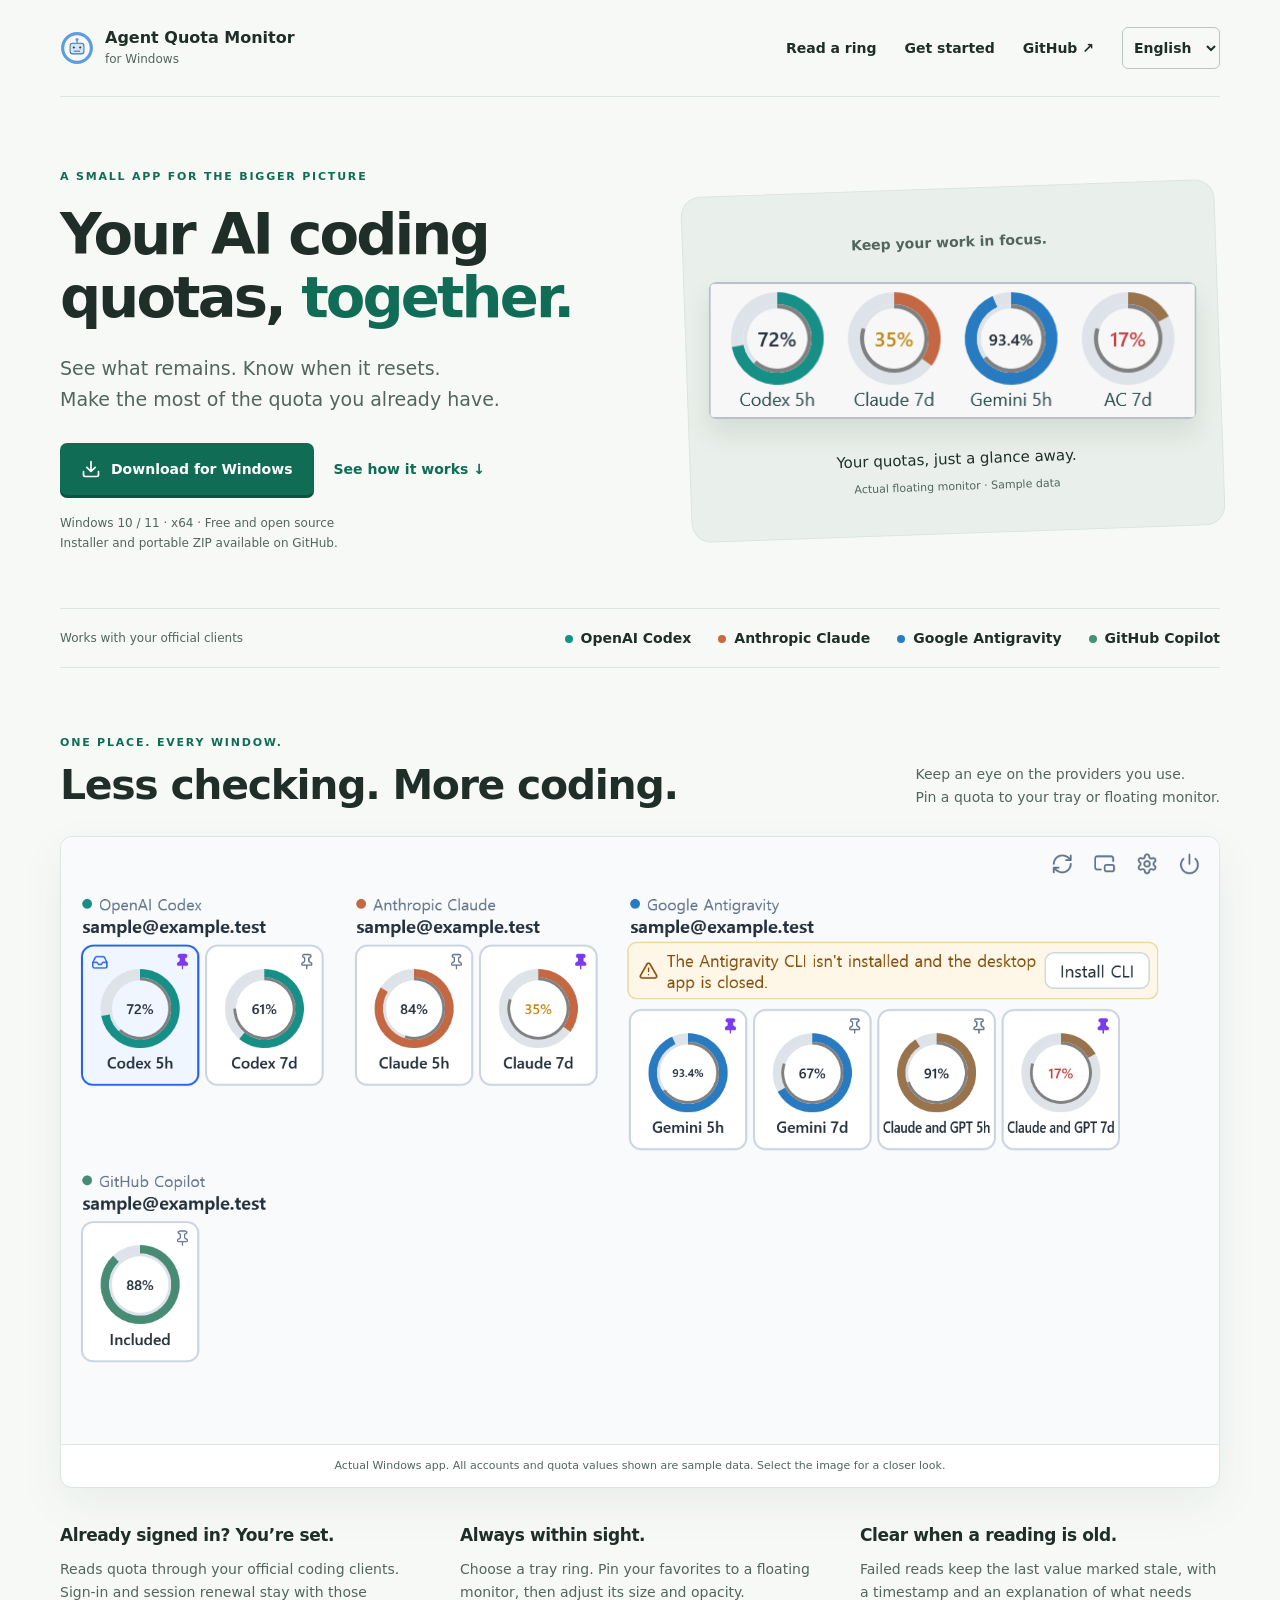
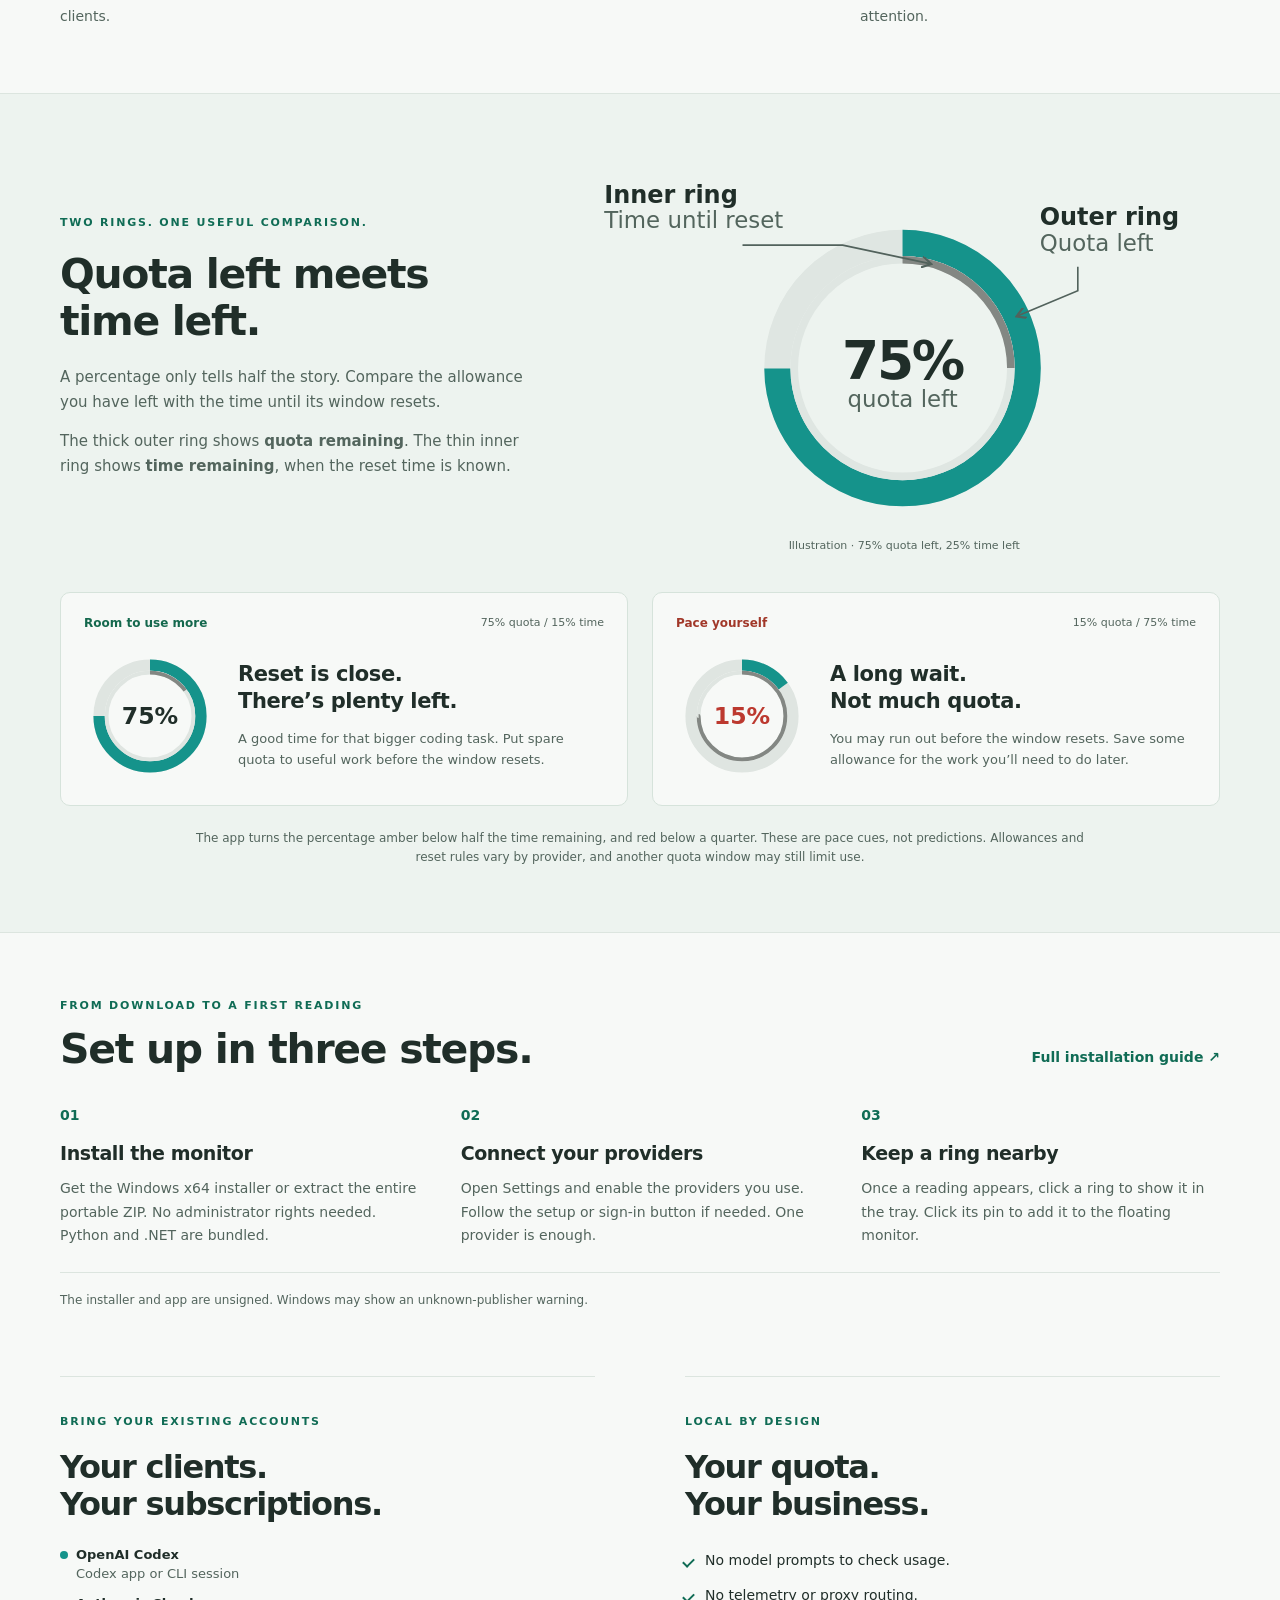
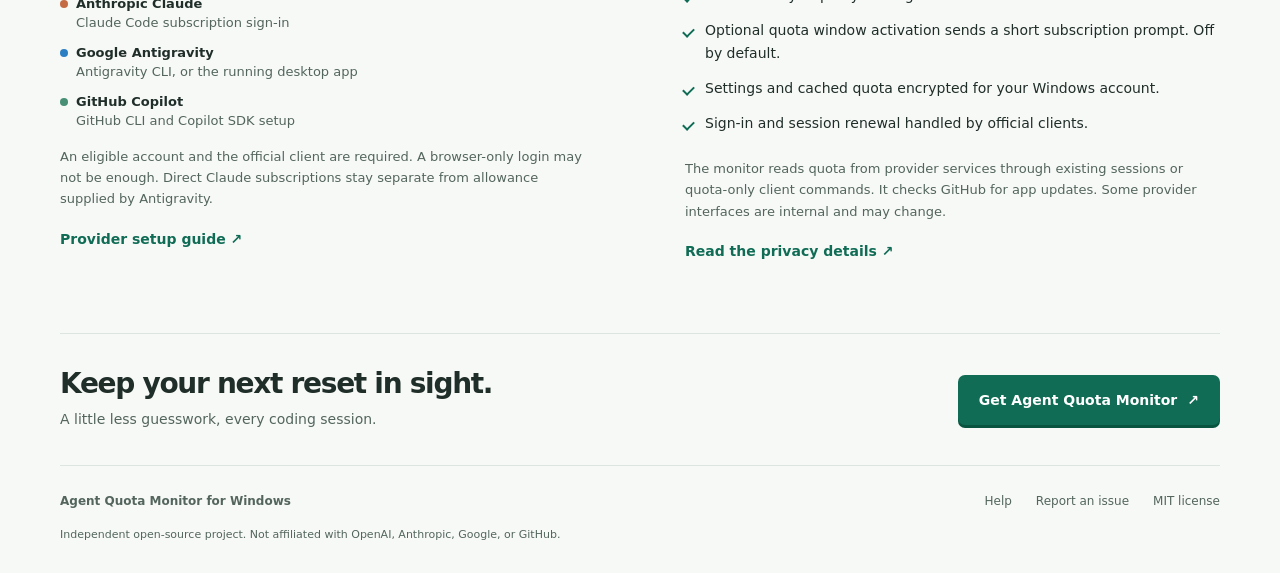
<file: site/index.html>
<!doctype html>
<html lang="en">
<head>
  <meta charset="utf-8">
  <meta name="viewport" content="width=device-width, initial-scale=1">
  <meta name="theme-color" content="#f7f9f7">
  <title>Agent Quota Monitor for Windows | Keep your AI coding quotas in view</title>
  <meta name="description" content="See Codex, Claude, Antigravity, and Copilot quotas in one Windows tray app. Compare quota left with time until reset, and keep a floating monitor beside your work.">
  <link rel="canonical" href="https://ahn-lab.org/agent-quota-monitor-windows/">
  <meta property="og:type" content="website">
  <meta property="og:title" content="Agent Quota Monitor for Windows">
  <meta property="og:description" content="Your AI coding quotas, together. Know what remains, when it resets, and whether your usage is ahead of pace.">
  <meta property="og:url" content="https://ahn-lab.org/agent-quota-monitor-windows/">
  <link rel="icon" type="image/svg+xml" href="favicon.svg">
  <link rel="stylesheet" href="style.css">
  <script type="module" src="language.js"></script>
</head>
<body>
  <!-- The Lucide download icon is ISC licensed. See NOTICE.txt. -->
  <a class="skip-link" href="#main">Skip to content</a>
  <header class="site-header wrap">
    <a class="brand" href="#" aria-label="Agent Quota Monitor home"><img src="favicon.svg" width="34" height="34" alt=""><span>Agent Quota Monitor<span class="brand-platform">for Windows</span></span></a>
    <nav aria-label="Main navigation"><a href="#read-a-ring">Read a ring</a><a href="#setup">Get started</a><a href="https://github.com/mahlernim/agent-quota-monitor-windows">GitHub <span aria-hidden="true">↗</span></a><label class="language-control" hidden><span class="visually-hidden">Language</span><select id="language" aria-label="Language"><option value="en" lang="en">English</option><option value="ko" lang="ko">한국어</option><option value="ja" lang="ja">日本語</option><option value="es" lang="es">Español</option></select></label></nav>
  </header>
  <main id="main">
    <section class="hero wrap" aria-labelledby="headline">
      <div class="hero-copy">
        <p class="eyebrow">A small app for the bigger picture</p>
        <h1 id="headline">Your AI coding<br>quotas, <em>together.</em></h1>
        <p class="intro">See what remains. Know when it resets.<br>Make the most of the quota you already have.</p>
        <div class="actions"><a class="button primary" href="https://github.com/mahlernim/agent-quota-monitor-windows/releases/latest"><svg viewBox="0 0 24 24" width="20" height="20" fill="none" stroke="currentColor" stroke-width="2" stroke-linecap="round" stroke-linejoin="round" aria-hidden="true"><path d="M21 15v4a2 2 0 0 1-2 2H5a2 2 0 0 1-2-2v-4M7 10l5 5 5-5M12 15V3"/></svg>Download for Windows</a><a class="text-link" href="#read-a-ring">See how it works <span aria-hidden="true">↓</span></a></div>
        <p class="download-note">Windows 10 / 11 · x64 · Free and open source<br>Installer and portable ZIP available on GitHub.</p>
      </div>
      <figure class="floating-preview">
        <span class="preview-kicker">Keep your work in focus.</span>
        <img src="images/floating-monitor.png" width="484" height="136" alt="Floating monitor with four pinned sample quota rings, showing 72%, 35%, 93.4%, and 17% remaining.">
        <figcaption>Your quotas, just a glance away.<br><span>Actual floating monitor · Sample data</span></figcaption>
      </figure>
    </section>
    <div class="provider-strip wrap" aria-label="Supported providers"><span>Works with your official clients</span><ul><li><i class="dot codex"></i>OpenAI Codex</li><li><i class="dot claude"></i>Anthropic Claude</li><li><i class="dot antigravity"></i>Google Antigravity</li><li><i class="dot copilot"></i>GitHub Copilot</li></ul></div>
    <section class="overview wrap" aria-labelledby="overview-title">
      <div class="section-heading"><div><p class="eyebrow">One place. Every window.</p><h2 id="overview-title">Less checking. More coding.</h2></div><p>Keep an eye on the providers you use.<br>Pin a quota to your tray or floating monitor.</p></div>
      <figure class="app-preview"><a href="images/main-window.png" aria-label="View the main window screenshot at full size"><img src="images/main-window.png" width="1640" height="860" alt="Agent Quota Monitor main window grouping quota rings by Codex, Claude, Antigravity, and Copilot, with a setup message beneath Antigravity." loading="lazy"></a><figcaption>Actual Windows app. All accounts and quota values shown are sample data. Select the image for a closer look.</figcaption></figure>
      <div class="benefits"><div><h3>Already signed in? You’re set.</h3><p>Reads quota through your official coding clients. Sign-in and session renewal stay with those clients.</p></div><div><h3>Always within sight.</h3><p>Choose a tray ring. Pin your favorites to a floating monitor, then adjust its size and opacity.</p></div><div><h3>Clear when a reading is old.</h3><p>Failed reads keep the last value marked stale, with a timestamp and an explanation of what needs attention.</p></div></div>
    </section>
    <section class="ring-section" id="read-a-ring" aria-labelledby="ring-title">
      <div class="wrap">
        <div class="ring-intro"><div><p class="eyebrow">Two rings. One useful comparison.</p><h2 id="ring-title">Quota left meets <br>time left.</h2><p>A percentage only tells half the story. Compare the allowance you have left with the time until its window resets.</p><p>The thick outer ring shows <strong>quota remaining</strong>. The thin inner ring shows <strong>time remaining</strong>, when the reset time is known.</p></div>
          <figure class="ring-closeup"><svg viewBox="0 0 580 350" role="img" aria-labelledby="ring-svg-title ring-svg-desc"><title id="ring-svg-title">Close-up of a quota ring, with two labeled arrows</title><desc id="ring-svg-desc">An arrow points to the thick teal outer ring, showing 75 percent quota remaining. A second arrow points to the thin gray inner ring, showing 25 percent of the window remaining.</desc><defs><marker id="arrow" markerWidth="7" markerHeight="7" refX="5" refY="3.5" orient="auto"><path d="M0 0 6 3.5 0 7" fill="none" stroke="#52625c" stroke-width="1.3"/></marker></defs><circle cx="288" cy="193" r="115" fill="none" stroke="#dfe6e2" stroke-width="24"/><circle cx="288" cy="193" r="115" fill="none" stroke="#15938b" stroke-width="24" pathLength="100" stroke-dasharray="75 100" transform="rotate(-90 288 193)"/><circle cx="288" cy="193" r="99.5" fill="none" stroke="#dfe6e2" stroke-width="7"/><circle cx="288" cy="193" r="99.5" fill="none" stroke="#838783" stroke-width="7" pathLength="100" stroke-dasharray="25 100" transform="rotate(-90 288 193)"/><text x="288" y="203" text-anchor="middle" class="svg-value">75%</text><text x="288" y="229" text-anchor="middle" class="svg-caption">quota left</text><text x="14" y="41" class="svg-label">Inner ring</text><text x="14" y="64" class="svg-caption">Time until reset</text><path d="M141 80H233L313 97" fill="none" stroke="#52625c" stroke-width="1.5" marker-end="url(#arrow)"/><text x="414" y="62" class="svg-label">Outer ring</text><text x="414" y="85" class="svg-caption">Quota left</text><path d="M449 100V122L394 145" fill="none" stroke="#52625c" stroke-width="1.5" marker-end="url(#arrow)"/></svg><figcaption>Illustration · 75% quota left, 25% time left</figcaption></figure>
        </div>
        <div class="scenarios">
          <article class="scenario spare"><div class="scenario-top"><span class="scenario-label">Room to use more</span><span class="ratio">75% quota / 15% time</span></div><div class="scenario-body"><svg viewBox="0 0 140 140" role="img" aria-label="75 percent quota and 15 percent time remaining"><circle cx="70" cy="70" r="54" class="ring-track" stroke-width="12"/><circle cx="70" cy="70" r="54" fill="none" stroke="#15938b" stroke-width="12" pathLength="100" stroke-dasharray="75 100" transform="rotate(-90 70 70)"/><circle cx="70" cy="70" r="46" class="ring-track" stroke-width="4"/><circle cx="70" cy="70" r="46" fill="none" stroke="#838783" stroke-width="4" pathLength="100" stroke-dasharray="15 100" transform="rotate(-90 70 70)"/><text x="70" y="78" text-anchor="middle" class="small-value">75%</text></svg><div><h3>Reset is close.<br>There’s plenty left.</h3><p>A good time for that bigger coding task. Put spare quota to useful work before the window resets.</p></div></div></article>
          <article class="scenario caution"><div class="scenario-top"><span class="scenario-label">Pace yourself</span><span class="ratio">15% quota / 75% time</span></div><div class="scenario-body"><svg viewBox="0 0 140 140" role="img" aria-label="15 percent quota and 75 percent time remaining, with a red pace warning"><circle cx="70" cy="70" r="54" class="ring-track" stroke-width="12"/><circle cx="70" cy="70" r="54" fill="none" stroke="#15938b" stroke-width="12" pathLength="100" stroke-dasharray="15 100" transform="rotate(-90 70 70)"/><circle cx="70" cy="70" r="46" class="ring-track" stroke-width="4"/><circle cx="70" cy="70" r="46" fill="none" stroke="#838783" stroke-width="4" pathLength="100" stroke-dasharray="75 100" transform="rotate(-90 70 70)"/><text x="70" y="78" text-anchor="middle" class="small-value warning">15%</text></svg><div><h3>A long wait.<br>Not much quota.</h3><p>You may run out before the window resets. Save some allowance for the work you’ll need to do later.</p></div></div></article>
        </div>
        <p class="ring-footnote">The app turns the percentage amber below half the time remaining, and red below a quarter. These are pace cues, not predictions. Allowances and reset rules vary by provider, and another quota window may still limit use.</p>
      </div>
    </section>
    <section class="setup wrap" id="setup" aria-labelledby="setup-title"><div class="section-heading"><div><p class="eyebrow">From download to a first reading</p><h2 id="setup-title">Set up in three steps.</h2></div><a class="text-link" href="https://github.com/mahlernim/agent-quota-monitor-windows#install">Full installation guide <span aria-hidden="true">↗</span></a></div><ol class="steps"><li><span class="step-number">01</span><h3>Install the monitor</h3><p>Get the Windows x64 installer or extract the entire portable ZIP. No administrator rights needed. Python and .NET are bundled.</p></li><li><span class="step-number">02</span><h3>Connect your providers</h3><p>Open Settings and enable the providers you use. Follow the setup or sign-in button if needed. One provider is enough.</p></li><li><span class="step-number">03</span><h3>Keep a ring nearby</h3><p>Once a reading appears, click a ring to show it in the tray. Click its pin to add it to the floating monitor.</p></li></ol><p class="install-note">The installer and app are unsigned. Windows may show an unknown-publisher warning.</p></section>
    <section class="details wrap" aria-label="Provider requirements and privacy"><div><p class="eyebrow">Bring your existing accounts</p><h2>Your clients. <br>Your subscriptions.</h2><dl class="requirements"><div><dt><i class="dot codex"></i>OpenAI Codex</dt><dd>Codex app or CLI session</dd></div><div><dt><i class="dot claude"></i>Anthropic Claude</dt><dd>Claude Code subscription sign-in</dd></div><div><dt><i class="dot antigravity"></i>Google Antigravity</dt><dd>Antigravity CLI, or the running desktop app</dd></div><div><dt><i class="dot copilot"></i>GitHub Copilot</dt><dd>GitHub CLI and Copilot SDK setup</dd></div></dl><p class="small">An eligible account and the official client are required. A browser-only login may not be enough. Direct Claude subscriptions stay separate from allowance supplied by Antigravity.</p><a class="text-link" href="https://github.com/mahlernim/agent-quota-monitor-windows#connect-your-providers">Provider setup guide <span aria-hidden="true">↗</span></a></div><div class="privacy"><p class="eyebrow">Local by design</p><h2>Your quota. <br>Your business.</h2><ul><li>No model prompts to check usage.</li><li>No telemetry or proxy routing.</li><li>Optional quota window activation sends a short subscription prompt. Off by default.</li><li>Settings and cached quota encrypted for your Windows account.</li><li>Sign-in and session renewal handled by official clients.</li></ul><p>The monitor reads quota from provider services through existing sessions or quota-only client commands. It checks GitHub for app updates. Some provider interfaces are internal and may change.</p><a class="text-link" href="https://github.com/mahlernim/agent-quota-monitor-windows#privacy">Read the privacy details <span aria-hidden="true">↗</span></a></div></section>
    <section class="final-cta wrap" aria-labelledby="cta-title"><div><h2 id="cta-title">Keep your next reset in sight.</h2><p>A little less guesswork, every coding session.</p></div><a class="button primary" href="https://github.com/mahlernim/agent-quota-monitor-windows/releases/latest">Get Agent Quota Monitor <span aria-hidden="true">↗</span></a></section>
  </main>
  <footer class="wrap"><span>Agent Quota Monitor for Windows</span><div><a href="https://github.com/mahlernim/agent-quota-monitor-windows#troubleshooting">Help</a><a href="https://github.com/mahlernim/agent-quota-monitor-windows/issues">Report an issue</a><a href="https://github.com/mahlernim/agent-quota-monitor-windows/blob/main/LICENSE">MIT license</a></div><p>Independent open-source project. Not affiliated with OpenAI, Anthropic, Google, or GitHub.</p></footer>
</body>
</html>
</file>
<file: site/style.css>
:root {
  color-scheme:light;
  --ink:#202e29;
  --muted:#53655d;
  --green:#106c55;
  --line:#dce5df;
  --paper:#f7f9f7;
  --teal:#15938b;
  font-family:Inter,"Segoe UI",system-ui,sans-serif;
  color:var(--ink);
  background:var(--paper);
  font-synthesis:none
}
* {
  box-sizing:border-box
}
html {
  scroll-behavior:smooth;
  scroll-padding-top:28px
}
body {
  margin:0
}
a {
  color:inherit;
  text-decoration:none
}
a:hover {
  text-decoration:underline;
  text-underline-offset:5px
}
a:focus-visible {
  outline:3px solid #246fbd;
  outline-offset:5px;
  border-radius:3px
}
img {
  display:block;
  max-width:100%;
  height:auto
}
figure {
  margin:0
}
p {
  line-height:1.65
}
h1,h2,h3,p {
  margin-top:0
}
h1,h2,h3 {
  font-weight:650
}
h2 {
  font-size:clamp(30px,3.2vw,42px);
  line-height:1.15;
  letter-spacing:-1.3px;
  margin-bottom:20px
}
h3 {
  font-size:20px;
  letter-spacing:-.4px;
  line-height:1.3;
  margin-bottom:12px
}
.wrap {
  width:min(1160px,calc(100% - 64px));
  margin-inline:auto
}
.skip-link {
  position:absolute;
  left:20px;
  top:-80px;
  z-index:10;
  background:white;
  padding:12px
}
.skip-link:focus {
  top:10px
}
.site-header {
  display:flex;
  align-items:center;
  justify-content:space-between;
  gap:24px;
  padding-block:27px;
  border-bottom:1px solid var(--line)
}
.brand {
  display:flex;
  align-items:center;
  gap:11px;
  font-size:16px;
  font-weight:650;
  line-height:1.3
}
.brand-platform {
  display:block;
  font-size:12px;
  font-weight:400;
  color:var(--muted);
  margin-top:3px
}
nav {
  display:flex;
  gap:28px;
  font-size:14px;
  font-weight:550
}
nav a {
  padding-block:12px
}
.hero {
  display:grid;
  grid-template-columns:1.1fr 1fr;
  gap:38px;
  align-items:center;
  padding-block:72px 54px
}
.eyebrow {
  text-transform:uppercase;
  letter-spacing:1.8px;
  font-size:11px;
  font-weight:750;
  color:var(--green);
  margin-bottom:20px;
  line-height:1.4
}
h1 {
  font-size:clamp(43px,4.5vw,62px);
  letter-spacing:-2.9px;
  line-height:1.08;
  margin-bottom:24px
}
h1 em {
  font-style:normal;
  color:var(--green)
}
.intro {
  font-size:19px;
  color:var(--muted);
  margin-bottom:28px
}
.actions {
  display:flex;
  align-items:center;
  flex-wrap:wrap;
  gap:20px
}
.button {
  display:inline-flex;
  align-items:center;
  justify-content:center;
  gap:10px;
  font-size:14px;
  font-weight:650;
  padding:16px 21px;
  border-radius:7px;
  line-height:1.3;
  min-height:48px
}
.primary {
  color:white;
  background:var(--green);
  box-shadow:0 3px 0 #09543f
}
.primary:hover {
  background:#09543f;
  text-decoration:none
}
.text-link {
  font-size:14px;
  font-weight:650;
  color:var(--green);
  display:inline-block;
  padding-block:8px
}
.download-note {
  font-size:12px;
  color:var(--muted);
  margin:19px 0 0
}
.floating-preview {
  background:#e9f0eb;
  border:1px solid #dbe6de;
  border-radius:20px;
  padding:45px 22px 35px;
  text-align:center;
  transform:rotate(-2deg)
}
.preview-kicker {
  display:block;
  font-size:14px;
  font-weight:550;
  margin-bottom:32px;
  color:var(--muted)
}
.floating-preview img {
  border-radius:8px;
  box-shadow:0 15px 26px #2341311c;
  width:100%;
  transform:rotate(2deg)
}
.floating-preview figcaption {
  font-size:15px;
  margin-top:28px;
  line-height:1.7
}
.floating-preview figcaption span {
  font-size:11px;
  color:var(--muted)
}
.provider-strip {
  border-block:1px solid var(--line);
  padding-block:21px;
  display:flex;
  justify-content:space-between;
  gap:20px;
  align-items:center;
  font-size:12px;
  color:var(--muted)
}
.provider-strip ul {
  display:flex;
  gap:27px;
  list-style:none;
  padding:0;
  margin:0;
  flex-wrap:wrap
}
.provider-strip li {
  font-size:14px;
  font-weight:550;
  color:var(--ink)
}
.dot {
  display:inline-block;
  width:8px;
  height:8px;
  border-radius:50%;
  margin-right:8px;
  vertical-align:middle
}
.codex {
  background:#15938b
}
.claude {
  background:#c56b44
}
.antigravity {
  background:#2c7ec3
}
.copilot {
  background:#488f76
}
.overview {
  padding-block:67px 65px
}
.section-heading {
  display:flex;
  align-items:flex-end;
  justify-content:space-between;
  gap:30px;
  margin-bottom:26px
}
.section-heading .eyebrow {
  margin-bottom:12px
}
.section-heading h2 {
  margin-bottom:0
}
.section-heading>p {
  font-size:14px;
  color:var(--muted);
  margin-bottom:0
}
.app-preview {
  background:#fff;
  border:1px solid var(--line);
  border-radius:12px;
  overflow:hidden;
  box-shadow:0 16px 45px #244b3210
}
.app-preview img {
  width:100%
}
.app-preview figcaption {
  text-align:center;
  font-size:11px;
  color:var(--muted);
  padding:13px 15px;
  border-top:1px solid var(--line);
  line-height:1.5
}
.benefits {
  display:grid;
  grid-template-columns:repeat(3,1fr);
  gap:40px;
  margin-top:36px
}
.benefits h3 {
  font-size:17px
}
.benefits p {
  font-size:14px;
  color:var(--muted);
  margin:0
}
.ring-section {
  background:#edf3ef;
  border-block:1px solid var(--line);
  padding-block:64px
}
.ring-intro {
  display:grid;
  grid-template-columns:.9fr 1.2fr;
  align-items:center;
  gap:55px
}
.ring-intro p:not(.eyebrow) {
  font-size:15px;
  color:var(--muted)
}
.ring-closeup svg {
  display:block;
  width:100%;
  overflow:visible
}
.svg-value {
  font-size:49px;
  font-weight:650;
  fill:var(--ink);
  letter-spacing:-2px
}
.svg-caption {
  font-size:21px;
  fill:var(--muted)
}
.svg-label {
  font-size:22px;
  font-weight:650;
  fill:var(--ink)
}
.ring-closeup figcaption {
  text-align:center;
  font-size:11px;
  color:var(--muted);
  margin-top:0
}
.scenarios {
  display:grid;
  grid-template-columns:1fr 1fr;
  gap:24px;
  margin-top:40px
}
.scenario {
  background:var(--paper);
  border:1px solid #d6e3db;
  border-radius:10px;
  padding:23px
}
.scenario-top {
  display:flex;
  align-items:center;
  justify-content:space-between;
  gap:12px;
  margin-bottom:20px
}
.scenario-label {
  font-size:12px;
  font-weight:650;
  color:#14684d
}
.ratio {
  font-size:11px;
  color:var(--muted);
  white-space:nowrap
}
.caution .scenario-label {
  color:#a13829
}
.scenario-body {
  display:grid;
  grid-template-columns:132px 1fr;
  gap:22px;
  align-items:center
}
.scenario-body svg {
  width:100%
}
.scenario h3 {
  font-size:21px
}
.scenario p {
  font-size:13px;
  color:var(--muted);
  margin-bottom:0
}
.ring-track {
  stroke:#dfe5e1;
  fill:none
}
.small-value {
  font-size:25px;
  font-weight:650;
  fill:var(--ink)
}
.small-value.warning {
  fill:#bc392f
}
.ring-footnote {
  color:var(--muted);
  font-size:12px;
  max-width:890px;
  margin:23px auto 0;
  text-align:center
}
.setup {
  padding-block:65px
}
.steps {
  display:grid;
  grid-template-columns:repeat(3,1fr);
  gap:42px;
  list-style:none;
  padding:0;
  margin:34px 0 25px
}
.step-number {
  display:block;
  color:var(--green);
  font-size:14px;
  font-weight:650;
  margin-bottom:18px
}
.steps h3 {
  font-size:19px
}
.steps p {
  font-size:14px;
  color:var(--muted);
  margin-bottom:0
}
.install-note {
  font-size:12px;
  color:var(--muted);
  padding-top:18px;
  border-top:1px solid var(--line);
  margin:0
}
.details {
  display:grid;
  grid-template-columns:1fr 1fr;
  gap:90px;
  padding-block:0 66px
}
.details>div {
  border-top:1px solid var(--line);
  padding-top:37px
}
.details h2 {
  font-size:32px
}
.requirements {
  font-size:13px;
  margin:24px 0 18px
}
.requirements>div {
  margin-bottom:15px
}
.requirements dt {
  font-weight:650
}
.requirements dd {
  color:var(--muted);
  margin:4px 0 0 16px
}
.small,.privacy p:not(.eyebrow) {
  font-size:13px;
  color:var(--muted)
}
.privacy ul {
  list-style:none;
  padding:0;
  margin:26px 0 23px;
  font-size:14px
}
.privacy li {
  position:relative;
  padding-left:20px;
  line-height:1.6;
  margin-bottom:13px
}
.privacy li:before {
  content:"";
  position:absolute;
  left:0;
  top:7px;
  width:5px;
  height:9px;
  border-right:2px solid var(--green);
  border-bottom:2px solid var(--green);
  transform:rotate(45deg)
}
.final-cta {
  border-block:1px solid var(--line);
  padding-block:34px;
  display:flex;
  justify-content:space-between;
  gap:25px;
  align-items:center
}
.final-cta h2 {
  font-size:28px;
  margin-bottom:8px
}
.final-cta p {
  font-size:14px;
  color:var(--muted);
  margin:0
}
footer {
  display:flex;
  flex-wrap:wrap;
  justify-content:space-between;
  gap:18px;
  padding-block:28px;
  font-size:12px;
  color:var(--muted)
}
footer>span {
  font-weight:600
}
footer>div {
  display:flex;
  gap:24px
}
footer p {
  width:100%;
  font-size:11px;
  margin:0
}
@media(min-width:1600px) {
  .hero {
    padding-block:85px 65px
  }
}
@media(max-width:900px) {
  .wrap {
    width:calc(100% - 40px)
  }
  .hero {
    gap:22px;
    padding-block:50px 40px
  }
  h1 {
    font-size:45px
  }
  .intro {
    font-size:17px
  }
  .floating-preview {
    padding-inline:15px
  }
  .provider-strip {
    flex-direction:column;
    align-items:flex-start;
    gap:14px
  }
  .provider-strip ul {
    gap:20px
  }
  .ring-intro {
    gap:20px;
    grid-template-columns:.9fr 1.1fr
  }
  .scenario {
    padding:18px
  }
  .scenario-body {
    grid-template-columns:100px 1fr;
    gap:15px
  }
  .scenario-top {
    flex-wrap:wrap;
    gap:7px
  }
  .scenario h3 {
    font-size:19px
  }
  .details {
    gap:45px
  }
}
@media(max-width:640px) {
  .wrap {
    width:calc(100% - 36px)
  }
  .site-header {
    padding-block:18px;
    gap:15px
  }
  .brand {
    font-size:13px;
    gap:8px
  }
  .brand img {
    width:29px
  }
  .brand-platform {
    font-size:10px
  }
  nav {
    gap:13px;
    font-size:12px
  }
  nav a:first-child {
    display:none
  }
  .hero {
    grid-template-columns:1fr;
    padding-block:38px 32px;
    gap:30px
  }
  h1 {
    font-size:clamp(39px,10.6vw,60px);
    letter-spacing:-2px
  }
  .eyebrow {
    font-size:10px;
    letter-spacing:1.4px
  }
  .intro {
    font-size:17px
  }
  .actions {
    gap:16px
  }
  .button {
    padding:15px 18px;
    font-size:13px
  }
  .floating-preview {
    transform:none;
    padding:24px 18px 21px
  }
  .floating-preview img {
    transform:none;
    max-width:484px;
    margin-inline:auto
  }
  .preview-kicker {
    margin-bottom:22px
  }
  .floating-preview figcaption {
    margin-top:20px;
    font-size:13px
  }
  .provider-strip {
    padding-block:18px
  }
  .provider-strip ul {
    display:grid;
    grid-template-columns:1fr 1fr;
    gap:14px 20px;
    width:100%
  }
  .provider-strip li {
    font-size:12px
  }
  .overview {
    padding-block:40px
  }
  .section-heading {
    display:block;
    margin-bottom:23px
  }
  .section-heading>p {
    margin-top:14px;
    font-size:13px
  }
  h2 {
    font-size:31px
  }
  .app-preview {
    border-radius:7px
  }
  .app-preview figcaption {
    font-size:10px
  }
  .benefits {
    grid-template-columns:1fr;
    gap:22px;
    margin-top:27px
  }
  .benefits h3 {
    margin-bottom:7px
  }
  .benefits p {
    font-size:13px
  }
  .ring-section {
    padding-block:40px
  }
  .ring-intro {
    grid-template-columns:1fr;
    gap:20px
  }
  .ring-intro h2 br {
    display:none
  }
  .ring-closeup {
    margin-inline:-3px
  }
  .scenarios {
    grid-template-columns:1fr;
    margin-top:29px;
    gap:16px
  }
  .scenario {
    padding:19px
  }
  .scenario-top {
    flex-wrap:nowrap;
    margin-bottom:16px
  }
  .scenario-body {
    grid-template-columns:108px 1fr;
    gap:18px
  }
  .scenario h3 {
    font-size:19px
  }
  .ring-footnote {
    text-align:left;
    font-size:11px
  }
  .setup {
    padding-block:40px
  }
  .steps {
    grid-template-columns:1fr;
    gap:26px;
    margin:24px 0
  }
  .step-number {
    margin-bottom:8px
  }
  .steps h3 {
    margin-bottom:8px
  }
  .details {
    grid-template-columns:1fr;
    gap:30px;
    padding-bottom:38px
  }
  .details>div {
    padding-top:29px
  }
  .details h2 br {
    display:none
  }
  .details h2 {
    font-size:29px
  }
  .final-cta {
    display:block;
    padding-block:29px
  }
  .final-cta h2 {
    font-size:26px
  }
  .final-cta .button {
    margin-top:22px
  }
  footer {
    gap:18px;
    font-size:11px
  }
  footer>div {
    gap:19px
  }
}
@media(max-width:360px) {
  .scenario-top {
    flex-wrap:wrap
  }
  .scenario-body {
    grid-template-columns:90px 1fr;
    gap:13px
  }
  .ratio {
    font-size:10px
  }
  nav {
    gap:10px
  }
  .brand {
    font-size:12px
  }
}
@media(prefers-reduced-motion:reduce) {
  html {
    scroll-behavior:auto
  }
}
.visually-hidden {
  position:absolute;
  width:1px;
  height:1px;
  padding:0;
  margin:-1px;
  overflow:hidden;
  clip-path:inset(50%);
  white-space:nowrap;
  border:0;
}
nav {
  align-items:center;
}
.language-control select {
  font:inherit;
  color:var(--ink);
  background:var(--paper);
  border:1px solid #b8c8be;
  border-radius:6px;
  padding:10px 7px;
  min-height:42px;
  max-width:110px;
  cursor:pointer;
}
.language-control select:focus-visible {
  outline:3px solid #246fbd;
  outline-offset:3px;
}
:lang(ko), :lang(ja) {
  word-break:keep-all;
  overflow-wrap:anywhere;
}
:lang(ko) h1, :lang(ja) h1 {
  font-size:clamp(38px,4.2vw,58px);
  line-height:1.25;
  letter-spacing:-2px;
}
:lang(ko) .eyebrow, :lang(ja) .eyebrow {
  letter-spacing:.5px;
}
@media(max-width:900px) {
  nav { gap:16px; }
}
@media(max-width:640px) {
  nav { gap:10px; }
  nav a:nth-child(2) { display:none; }
  .language-control select { font-size:12px; max-width:91px; padding-inline:5px; }
  :lang(ko) h1, :lang(ja) h1 { font-size:clamp(36px,9.5vw,54px); }
}
@media(max-width:360px) {
  nav a:nth-child(3) { display:none; }
}
</file>
